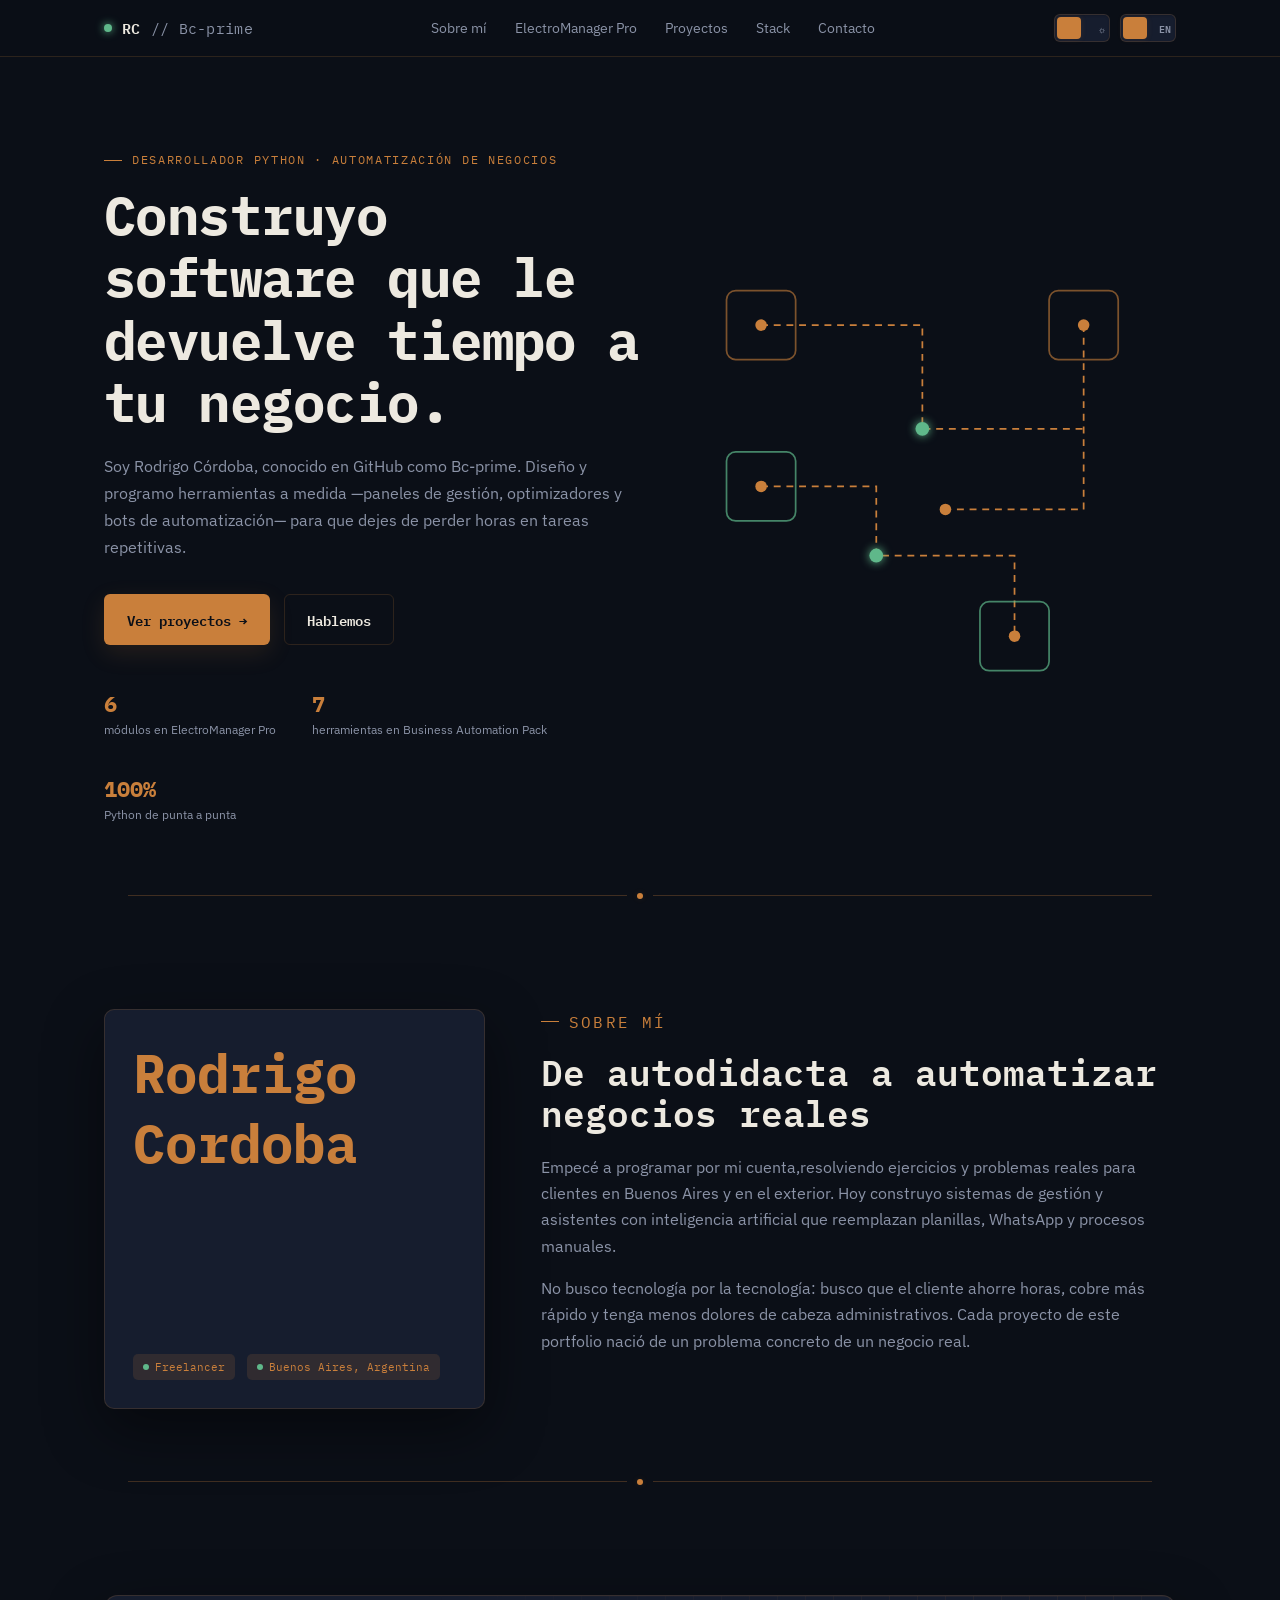
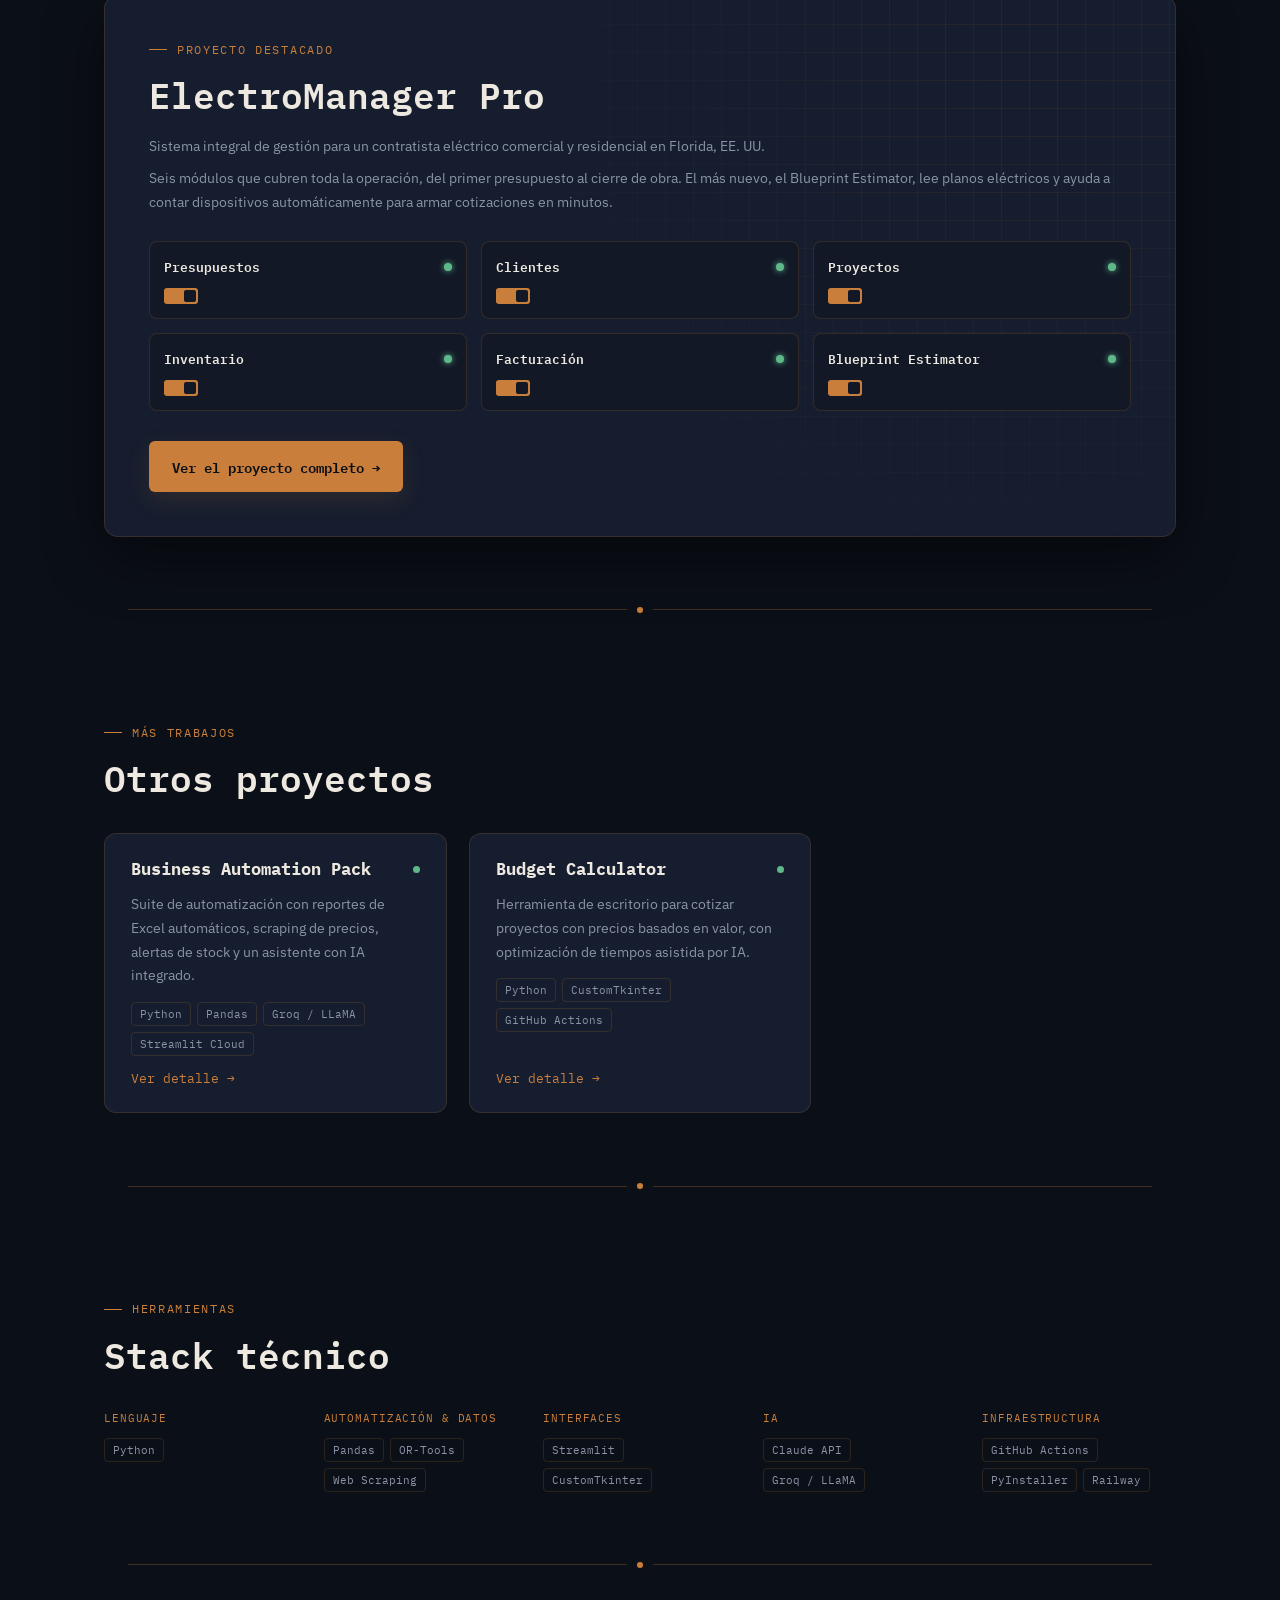
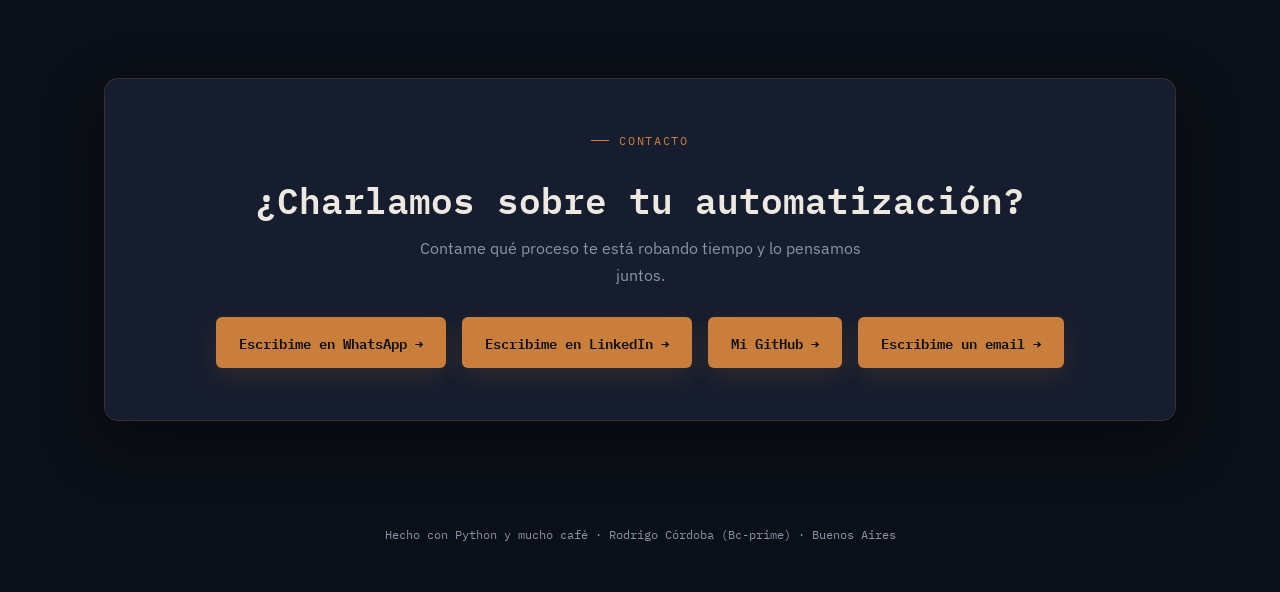
<file: index.html>
<!DOCTYPE html>
<html lang="es" data-theme="dark">
<head>
<meta charset="UTF-8">
<meta name="viewport" content="width=device-width, initial-scale=1.0">
<title>Rodrigo Córdoba — Bc-prime | Python & Automatización</title>
<meta name="description" content="Portfolio de Rodrigo Córdoba (Bc-prime): desarrollo Python, automatización de negocios y sistemas de gestión a medida.">
<link rel="preconnect" href="https://fonts.googleapis.com">
<link rel="preconnect" href="https://fonts.gstatic.com" crossorigin>
<link href="https://fonts.googleapis.com/css2?family=IBM+Plex+Mono:wght@400;500;600;700&family=IBM+Plex+Sans:wght@400;500;600;700&display=swap" rel="stylesheet">
<link rel="stylesheet" href="assets/styles.css">
<style>
  .hero{padding-top:150px; display:grid; grid-template-columns:1.1fr .9fr; gap:48px; align-items:center;}
  .hero-title{margin:0 0 20px;}
  .hero p.sub{max-width:520px; margin-bottom:32px; font-size:16px;}
  .cta-row{display:flex; gap:14px; flex-wrap:wrap; margin-bottom:44px;}
  .stat-strip{display:flex; gap:36px; flex-wrap:wrap;}
  .stat b{display:block; font-family:'IBM Plex Mono',monospace; font-size:22px; color:var(--accent);}
  .stat span{font-size:12px; color:var(--text-dim);}
  .hero-art{aspect-ratio:1/1;}

  .about-grid{display:grid; grid-template-columns:.75fr 1.25fr; gap:56px; align-items:start;}
  .avatar-panel{
    background:var(--panel); border:1px solid var(--panel-border); border-radius:var(--radius);
    padding:28px; aspect-ratio:1/1.05; display:flex; flex-direction:column; justify-content:space-between;
    box-shadow:var(--shadow);
  }
  .avatar-mono{font-family:'IBM Plex Mono',monospace; font-size:54px; font-weight:700; color:var(--accent);}
  .about-text p{margin-bottom:16px; font-size:15.5px;}

  .featured-card{
    background:var(--panel); border:1px solid var(--panel-border); border-radius:14px;
    padding:44px; box-shadow:var(--shadow); position:relative; overflow:hidden;
  }
  .featured-card::before{
    content:''; position:absolute; inset:0; opacity:.5; pointer-events:none;
    background-image: linear-gradient(var(--panel-border) 1px, transparent 1px), linear-gradient(90deg, var(--panel-border) 1px, transparent 1px);
    background-size:28px 28px;
    mask-image: radial-gradient(circle at 85% 15%, black, transparent 60%);
  }
  .featured-head{margin-bottom:20px; position:relative;}
  .featured-head p{max-width:560px;}
  .breaker-grid{display:grid; grid-template-columns:repeat(3,1fr); gap:14px; margin:26px 0 30px; position:relative;}
  .breaker{
    background:var(--bg-elevated); border:1px solid var(--panel-border); border-radius:8px;
    padding:14px; display:flex; flex-direction:column; gap:10px;
  }
  .breaker .row{display:flex; justify-content:space-between; align-items:center;}
  .breaker .led{width:8px;height:8px;border-radius:50%; background:var(--accent-2); box-shadow:0 0 6px var(--accent-2);}
  .breaker .label{font-family:'IBM Plex Mono',monospace; font-size:12.5px; font-weight:600;}
  .mini-switch{width:34px; height:16px; border-radius:3px; background:var(--accent); position:relative; flex-shrink:0;}
  .mini-switch::after{content:'';position:absolute; top:2px; right:2px; width:12px; height:12px; border-radius:2px; background:var(--bg-elevated);}
  .featured-desc{font-size:14px; position:relative; margin-bottom:8px;}

  .projects-grid{display:grid; grid-template-columns:repeat(3,1fr); gap:22px;}
  .project-card{
    background:var(--panel); border:1px solid var(--panel-border); border-radius:12px;
    padding:26px; display:flex; flex-direction:column; gap:14px; transition:border-color .2s, transform .2s;
    text-decoration:none;
  }
  .project-card:hover{border-color:var(--accent); transform:translateY(-4px);}
  .project-card .row{display:flex; justify-content:space-between; align-items:center;}
  .project-card h3{font-size:17px;}
  .project-card p{font-size:14px;}
  .led-dot{width:7px;height:7px;border-radius:50%;background:var(--accent-2); flex-shrink:0;}
  .card-cta{font-family:'IBM Plex Mono',monospace; font-size:12.5px; color:var(--accent); margin-top:auto;}

  .stack-grid{display:grid; grid-template-columns:repeat(auto-fit,minmax(190px,1fr)); gap:26px;}
  .stack-cat{font-family:'IBM Plex Mono',monospace; font-size:11px; letter-spacing:.08em; color:var(--accent); text-transform:uppercase; margin-bottom:10px;}

  .contact-box{
    background:var(--panel); border:1px solid var(--panel-border); border-radius:14px;
    padding:52px; text-align:center; box-shadow:var(--shadow);
  }
  .contact-box h2{margin-bottom:14px;}
  .contact-box p{max-width:460px; margin:0 auto 28px;}
  .contact-cta-row{display:flex; justify-content:center; gap:16px; flex-wrap:wrap;}

  @media (max-width: 880px){
    .hero{grid-template-columns:1fr; padding-top:130px;}
    .hero-art{max-width:280px; margin:0 auto;}
    .about-grid{grid-template-columns:1fr;}
    .avatar-panel{max-width:220px;}
    .projects-grid{grid-template-columns:1fr;}
    .breaker-grid{grid-template-columns:repeat(2,1fr);}
    .contact-box{padding:32px 20px;}
    .featured-card{padding:26px;}
  }
</style>
</head>
<body>

<header class="topbar">
  <div class="topbar-inner">
    <a href="index.html" class="brand"><span class="dot"></span>RC <span style="color:var(--text-dim); font-weight:400;">// Bc-prime</span></a>
    <nav class="links">
      <a href="#about" data-i18n="nav.about">Sobre mí</a>
      <a href="#featured" data-i18n="nav.featured">ElectroManager Pro</a>
      <a href="#projects" data-i18n="nav.projects">Proyectos</a>
      <a href="#stack" data-i18n="nav.stack">Stack</a>
      <a href="#contact" data-i18n="nav.contact">Contacto</a>
    </nav>
    <div class="controls">
      <button class="switch mono" id="theme-switch" data-state="left" aria-label="Cambiar tema claro/oscuro">
        <span>☾</span><span>☼</span>
        <span class="knob"></span>
      </button>
      <button class="switch mono" id="lang-switch" data-state="left" aria-label="Cambiar idioma">
        <span>ES</span><span>EN</span>
        <span class="knob"></span>
      </button>
    </div>
  </div>
</header>

<main class="wrap">

  <!-- HERO -->
  <section class="hero" id="home">
    <div>
      <p class="eyebrow" data-i18n="hero.eyebrow">DESARROLLADOR PYTHON · AUTOMATIZACIÓN DE NEGOCIOS</p>
      <h1 class="hero-title" data-i18n="hero.title">Construyo software que le devuelve tiempo a tu negocio.</h1>
      <p class="sub" data-i18n="hero.sub">Soy Rodrigo Córdoba, conocido en GitHub como Bc-prime. Diseño y programo herramientas a medida —paneles de gestión, optimizadores y bots de automatización— para que dejes de perder horas en tareas repetitivas.</p>
      <div class="cta-row">
        <a href="#projects" class="btn btn-primary" data-i18n="hero.cta1">Ver proyectos →</a>
        <a href="#contact" class="btn btn-ghost" data-i18n="hero.cta2">Hablemos</a>
      </div>
      <div class="stat-strip">
        <div class="stat"><b>6</b><span data-i18n="hero.stat1">módulos en ElectroManager Pro</span></div>
        <div class="stat"><b>7</b><span data-i18n="hero.stat2">herramientas en Business Automation Pack</span></div>
        <div class="stat"><b>100%</b><span data-i18n="hero.stat3">Python de punta a punta</span></div>
      </div>
    </div>
    <div class="hero-art" aria-hidden="true">
      <svg viewBox="0 0 400 400" xmlns="http://www.w3.org/2000/svg">
        <g class="trace-line trace-anim">
          <path d="M40 60 H180 V150 H320" />
          <path d="M40 200 H140 V260 H260 V330" />
          <path d="M320 60 V220 H200" />
        </g>
        <circle class="trace-node" cx="40" cy="60" r="5"/>
        <circle class="trace-node" cx="320" cy="60" r="5"/>
        <circle class="trace-node" cx="40" cy="200" r="5"/>
        <circle class="trace-node" cx="260" cy="330" r="5"/>
        <circle class="trace-node" cx="200" cy="220" r="5"/>
        <circle class="trace-pulse" cx="180" cy="150" r="6"/>
        <circle class="trace-pulse" cx="140" cy="260" r="6"/>
        <rect x="10" y="30" width="60" height="60" rx="8" fill="none" stroke="var(--accent)" stroke-width="1.5" opacity="0.6"/>
        <rect x="290" y="30" width="60" height="60" rx="8" fill="none" stroke="var(--accent)" stroke-width="1.5" opacity="0.6"/>
        <rect x="10" y="170" width="60" height="60" rx="8" fill="none" stroke="var(--accent-2)" stroke-width="1.5" opacity="0.7"/>
        <rect x="230" y="300" width="60" height="60" rx="8" fill="none" stroke="var(--accent-2)" stroke-width="1.5" opacity="0.7"/>
      </svg>
    </div>
  </section>

  <div class="divider"><span class="joint"></span></div>

  <!-- ABOUT -->
  <section id="about">
    <div class="about-grid">
      <div class="avatar-panel">
        <div class="avatar-mono mono">Rodrigo Cordoba</div>
        <div>
          <span class="tag"><span class="led"></span><span data-i18n="about.tag1">Freelancer</span></span>
          <span class="tag"><span class="led"></span><span data-i18n="about.tag2">Buenos Aires, Argentina</span></span>
        </div>
      </div>
      <div class="about-text">
        <p class="eyebrow" data-i18n="about.eyebrow">SOBRE MÍ</p>
        <h2 data-i18n="about.title" style="margin-bottom:20px;">De autodidacta a automatizar negocios reales</h2>
        <p data-i18n="about.p1">Empecé a programar por mi cuenta,resolviendo ejercicios y problemas reales para clientes en Buenos Aires y en el exterior. Hoy construyo sistemas de gestión y asistentes con inteligencia artificial que reemplazan planillas, WhatsApp y procesos manuales.</p>
        <p data-i18n="about.p2">No busco tecnología por la tecnología: busco que el cliente ahorre horas, cobre más rápido y tenga menos dolores de cabeza administrativos. Cada proyecto de este portfolio nació de un problema concreto de un negocio real.</p>
      </div>
    </div>
  </section>

  <div class="divider"><span class="joint"></span></div>

  <!-- FEATURED PROJECT -->
  <section id="featured">
    <div class="featured-card">
      <div class="featured-head">
        <p class="eyebrow" data-i18n="featured.eyebrow">PROYECTO DESTACADO</p>
        <h2 data-i18n="featured.title">ElectroManager Pro</h2>
      </div>
      <p class="featured-desc" data-i18n="featured.subtitle">Sistema integral de gestión para un contratista eléctrico comercial y residencial en Florida, EE. UU.</p>
      <p class="featured-desc" data-i18n="featured.desc">Seis módulos que cubren toda la operación, del primer presupuesto al cierre de obra. El más nuevo, el Blueprint Estimator, lee planos eléctricos y ayuda a contar dispositivos automáticamente para armar cotizaciones en minutos.</p>

      <div class="breaker-grid">
        <div class="breaker"><div class="row"><span class="label mono" data-i18n="featured.mod1">Presupuestos</span><span class="led"></span></div><div class="mini-switch"></div></div>
        <div class="breaker"><div class="row"><span class="label mono" data-i18n="featured.mod2">Clientes</span><span class="led"></span></div><div class="mini-switch"></div></div>
        <div class="breaker"><div class="row"><span class="label mono" data-i18n="featured.mod3">Proyectos</span><span class="led"></span></div><div class="mini-switch"></div></div>
        <div class="breaker"><div class="row"><span class="label mono" data-i18n="featured.mod4">Inventario</span><span class="led"></span></div><div class="mini-switch"></div></div>
        <div class="breaker"><div class="row"><span class="label mono" data-i18n="featured.mod5">Facturación</span><span class="led"></span></div><div class="mini-switch"></div></div>
        <div class="breaker"><div class="row"><span class="label mono" data-i18n="featured.mod6">Blueprint Estimator</span><span class="led"></span></div><div class="mini-switch"></div></div>
      </div>

      <a href="projects/electromanager-pro.html" class="btn btn-primary" data-i18n="featured.cta">Ver el proyecto completo →</a>
    </div>
  </section>

  <div class="divider"><span class="joint"></span></div>

  <!-- OTHER PROJECTS -->
  <section id="projects">
    <p class="eyebrow" data-i18n="projects.eyebrow">MÁS TRABAJOS</p>
    <h2 style="margin-bottom:34px;" data-i18n="projects.title">Otros proyectos</h2>
    <div class="projects-grid">
      <a href="projects/business-automation-pack.html" class="project-card">
        <div class="row"><h3 data-i18n="proj2.title">Business Automation Pack</h3><span class="led-dot"></span></div>
        <p data-i18n="proj2.desc">Suite de automatización con reportes de Excel automáticos, scraping de precios, alertas de stock y un asistente con IA integrado.</p>
        <div class="chips"><span class="chip">Python</span><span class="chip">Pandas</span><span class="chip">Groq / LLaMA</span><span class="chip">Streamlit Cloud</span></div>
        <span class="card-cta" data-i18n="card.cta">Ver detalle →</span>
      </a>
      <a href="projects/budget-calculator.html" class="project-card">
        <div class="row"><h3 data-i18n="proj3.title">Budget Calculator</h3><span class="led-dot"></span></div>
        <p data-i18n="proj3.desc">Herramienta de escritorio para cotizar proyectos con precios basados en valor, con optimización de tiempos asistida por IA.</p>
        <div class="chips"><span class="chip">Python</span><span class="chip">CustomTkinter</span><span class="chip">GitHub Actions</span></div>
        <span class="card-cta" data-i18n="card.cta">Ver detalle →</span>
      </a>
    </div>
  </section>

  <div class="divider"><span class="joint"></span></div>

  <!-- STACK -->
  <section id="stack">
    <p class="eyebrow" data-i18n="stack.eyebrow">HERRAMIENTAS</p>
    <h2 style="margin-bottom:34px;" data-i18n="stack.title">Stack técnico</h2>
    <div class="stack-grid">
      <div>
        <p class="stack-cat" data-i18n="stack.cat1">Lenguaje</p>
        <div class="chips"><span class="chip">Python</span></div>
      </div>
      <div>
        <p class="stack-cat" data-i18n="stack.cat2">Automatización &amp; datos</p>
        <div class="chips"><span class="chip">Pandas</span><span class="chip">OR-Tools</span><span class="chip">Web Scraping</span></div>
      </div>
      <div>
        <p class="stack-cat" data-i18n="stack.cat3">Interfaces</p>
        <div class="chips"><span class="chip">Streamlit</span><span class="chip">CustomTkinter</span></div>
      </div>
      <div>
        <p class="stack-cat" data-i18n="stack.cat4">IA</p>
        <div class="chips"><span class="chip">Claude API</span><span class="chip">Groq / LLaMA</span></div>
      </div>
      <div>
        <p class="stack-cat" data-i18n="stack.cat5">Infraestructura</p>
        <div class="chips"><span class="chip">GitHub Actions</span><span class="chip">PyInstaller</span><span class="chip">Railway</span></div>
      </div>
    </div>
  </section>

  <div class="divider"><span class="joint"></span></div>

  <!-- CONTACT -->
  <section id="contact">
    <div class="contact-box">
      <p class="eyebrow" style="justify-content:center;" data-i18n="contact.eyebrow">CONTACTO</p>
      <h2 data-i18n="contact.title">¿Charlamos sobre tu automatización?</h2>
      <p data-i18n="contact.sub">Contame qué proceso te está robando tiempo y lo pensamos juntos.</p>
      <div class="contact-cta-row">
        <a href="https://wa.me/541127476219" target="_blank" class="btn btn-primary" data-i18n="contact.cta4">Escribime en WhatsApp →</a>
        <a href="https://linkedin.com/in/cordobars" target="_blank" class="btn btn-primary" data-i18n="contact.cta">Escribime en LinkedIn →</a>
        <a href="https://github.com/Bc-prime" target="_blank" class="btn btn-primary" data-i18n="contact.cta2">Mi GitHub →</a>
        <a href="mailto:rodsecojobper@gmail.com" class="btn btn-primary" data-i18n="contact.cta3">Escribime un email →</a>
      </div>
    </div>
  </section>

</main>

<footer>
  <span data-i18n="footer.text">Hecho con Python y mucho café · Rodrigo Córdoba (Bc-prime) · Buenos Aires</span>
</footer>

<script>
window.I18N = {
  es: {
    "nav.about":"Sobre mí","nav.featured":"ElectroManager Pro","nav.projects":"Proyectos","nav.stack":"Stack","nav.contact":"Contacto",
    "hero.eyebrow":"DESARROLLADOR PYTHON · AUTOMATIZACIÓN DE NEGOCIOS",
    "hero.title":"Construyo software que le devuelve tiempo a tu negocio.",
    "hero.sub":"Soy Rodrigo Córdoba, conocido en GitHub como Bc-prime. Diseño y programo herramientas a medida —paneles de gestión, optimizadores y bots de automatización— para que dejes de perder horas en tareas repetitivas.",
    "hero.cta1":"Ver proyectos →","hero.cta2":"Hablemos",
    "hero.stat1":"módulos en ElectroManager Pro","hero.stat2":"herramientas en Business Automation Pack","hero.stat3":"Python de punta a punta",
    "about.eyebrow":"SOBRE MÍ","about.title":"De autodidacta a automatizar negocios reales",
    "about.p1":"Empecé a programar por mi cuenta,resolviendo ejercicios y problemas reales para clientes en Buenos Aires y en el exterior. Hoy construyo sistemas de gestión y asistentes con inteligencia artificial que reemplazan planillas, WhatsApp y procesos manuales.",
    "about.p2":"No busco tecnología por la tecnología: busco que el cliente ahorre horas, cobre más rápido y tenga menos dolores de cabeza administrativos. Cada proyecto de este portfolio nació de un problema concreto de un negocio real.",
    "about.tag1":"Freelancer","about.tag2":"Buenos Aires, Argentina",
    "featured.eyebrow":"PROYECTO DESTACADO","featured.title":"ElectroManager Pro",
    "featured.subtitle":"Sistema integral de gestión para un contratista eléctrico comercial y residencial en Florida, EE. UU.",
    "featured.desc":"Seis módulos que cubren toda la operación, del primer presupuesto al cierre de obra. El más nuevo, el Blueprint Estimator, lee planos eléctricos y ayuda a contar dispositivos automáticamente para armar cotizaciones en minutos.",
    "featured.mod1":"Presupuestos","featured.mod2":"Clientes","featured.mod3":"Proyectos","featured.mod4":"Inventario","featured.mod5":"Facturación","featured.mod6":"Blueprint Estimator",
    "featured.cta":"Ver el proyecto completo →",
    "projects.eyebrow":"MÁS TRABAJOS","projects.title":"Otros proyectos",
    "proj2.title":"Business Automation Pack","proj2.desc":"Suite de automatización con reportes de Excel automáticos, scraping de precios, alertas de stock y un asistente con IA integrado.",
    "proj3.title":"Budget Calculator","proj3.desc":"Herramienta de escritorio para cotizar proyectos con precios basados en valor, con optimización de tiempos asistida por IA.",
    "card.cta":"Ver detalle →",
    "stack.eyebrow":"HERRAMIENTAS","stack.title":"Stack técnico",
    "stack.cat1":"Lenguaje","stack.cat2":"Automatización & datos","stack.cat3":"Interfaces","stack.cat4":"IA","stack.cat5":"Infraestructura",
    "contact.eyebrow":"CONTACTO","contact.title":"¿Charlamos sobre tu automatización?",
    "contact.sub":"Contame qué proceso te está robando tiempo y lo pensamos juntos.",
    "contact.cta":"Escribime en LinkedIn →",
    "contact.cta2":"Mi GitHub →",
    "contact.cta3":"Escribime un email →",
    "contact.cta4":"Escribime en WhatsApp →",
    "footer.text":"Hecho con Python y mucho café · Rodrigo Córdoba (Bc-prime) · Buenos Aires"
  },
  en: {
    "nav.about":"About","nav.featured":"ElectroManager Pro","nav.projects":"Projects","nav.stack":"Stack","nav.contact":"Contact",
    "hero.eyebrow":"PYTHON DEVELOPER · BUSINESS AUTOMATION",
    "hero.title":"I build software that gives your business its time back.",
    "hero.sub":"I'm Rodrigo Córdoba, known on GitHub as Bc-prime. I design and build custom tools —management dashboards, optimizers and automation bots— so you stop losing hours to repetitive tasks.",
    "hero.cta1":"View projects →","hero.cta2":"Let's talk",
    "hero.stat1":"modules in ElectroManager Pro","hero.stat2":"tools in Business Automation Pack","hero.stat3":"Python end to end",
    "about.eyebrow":"ABOUT ME","about.title":"From self-taught to automating real businesses",
    "about.p1":"I started coding on my own, with no degree or bootcamp, solving real problems for clients in Buenos Aires and abroad. Today I build management systems, route optimizers and AI assistants that replace spreadsheets, WhatsApp and manual work.",
    "about.p2":"I'm not chasing technology for its own sake: I want clients to save hours, get paid faster, and deal with less administrative headache. Every project in this portfolio started as a real business problem.",
    "about.tag1":"Freelancer","about.tag2":"Buenos Aires, Argentina",
    "featured.eyebrow":"FEATURED PROJECT","featured.title":"ElectroManager Pro",
    "featured.subtitle":"A complete management system for a commercial and residential electrical contractor in Florida, USA.",
    "featured.desc":"Six modules covering the whole operation, from the first estimate to closing the job. The newest one, the Blueprint Estimator, reads electrical blueprints and helps count devices automatically to put together quotes in minutes.",
    "featured.mod1":"Estimates","featured.mod2":"Clients","featured.mod3":"Projects","featured.mod4":"Inventory","featured.mod5":"Invoicing","featured.mod6":"Blueprint Estimator",
    "featured.cta":"See the full project →",
    "projects.eyebrow":"MORE WORK","projects.title":"Other projects",
    "proj2.title":"Business Automation Pack","proj2.desc":"An automation suite with automatic Excel reports, price scraping, stock alerts and a built-in AI assistant.",
    "proj3.title":"Budget Calculator","proj3.desc":"A desktop tool for quoting projects with value-based pricing and AI-assisted time optimization.",
    "card.cta":"See detail →",
    "stack.eyebrow":"TOOLS","stack.title":"Tech stack",
    "stack.cat1":"Language","stack.cat2":"Automation & data","stack.cat3":"Interfaces","stack.cat4":"AI","stack.cat5":"Infrastructure",
    "contact.eyebrow":"CONTACT","contact.title":"Want to talk about your automation?",
    "contact.sub":"Tell me which process is eating up your time and let's figure it out together.",
    "contact.cta":"Message me on LinkedIn →",
    "contact.cta2":"My GitHub →",
    "contact.cta3":"Send me an email →",
    "contact.cta4":"Message me on WhatsApp →",
    "footer.text":"Made with Python and a lot of coffee · Rodrigo Córdoba (Bc-prime) · Buenos Aires"
  }
};
</script>
<script src="assets/app.js"></script>

</body>
</html>
</file>
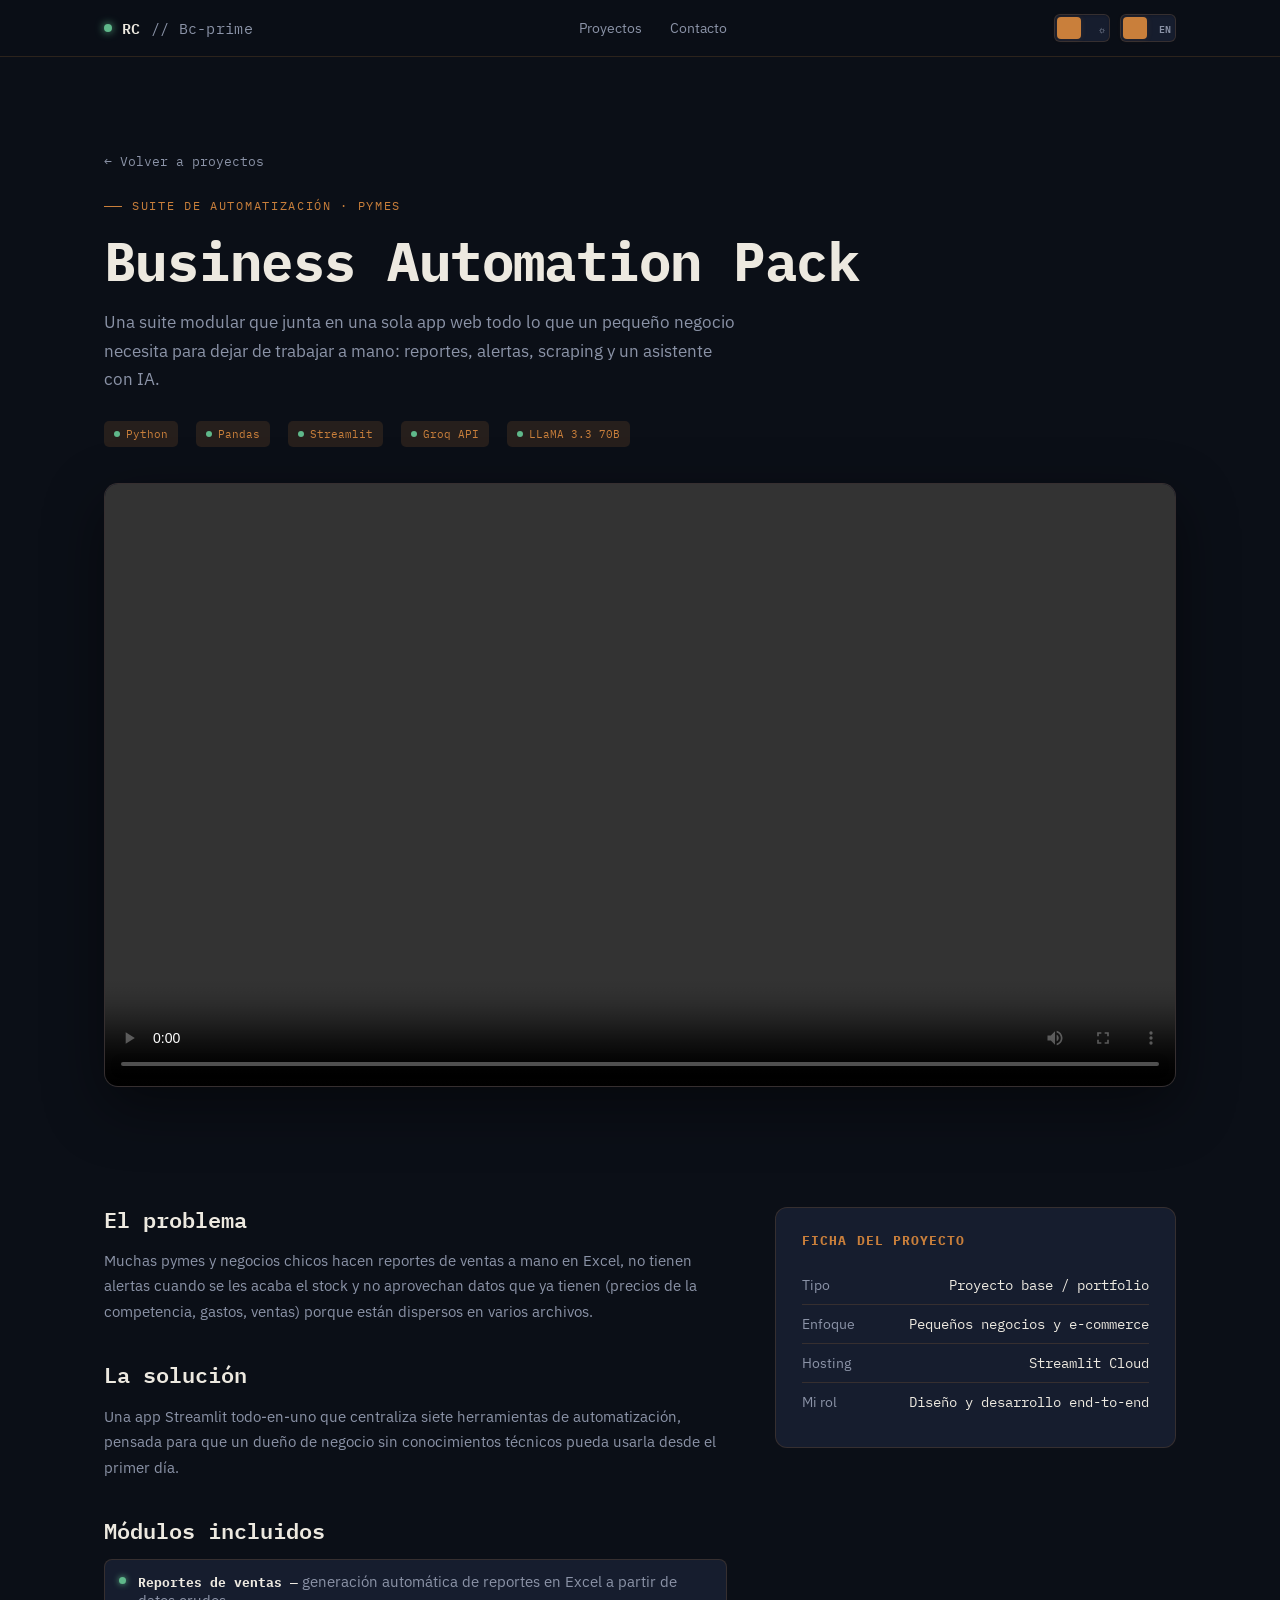
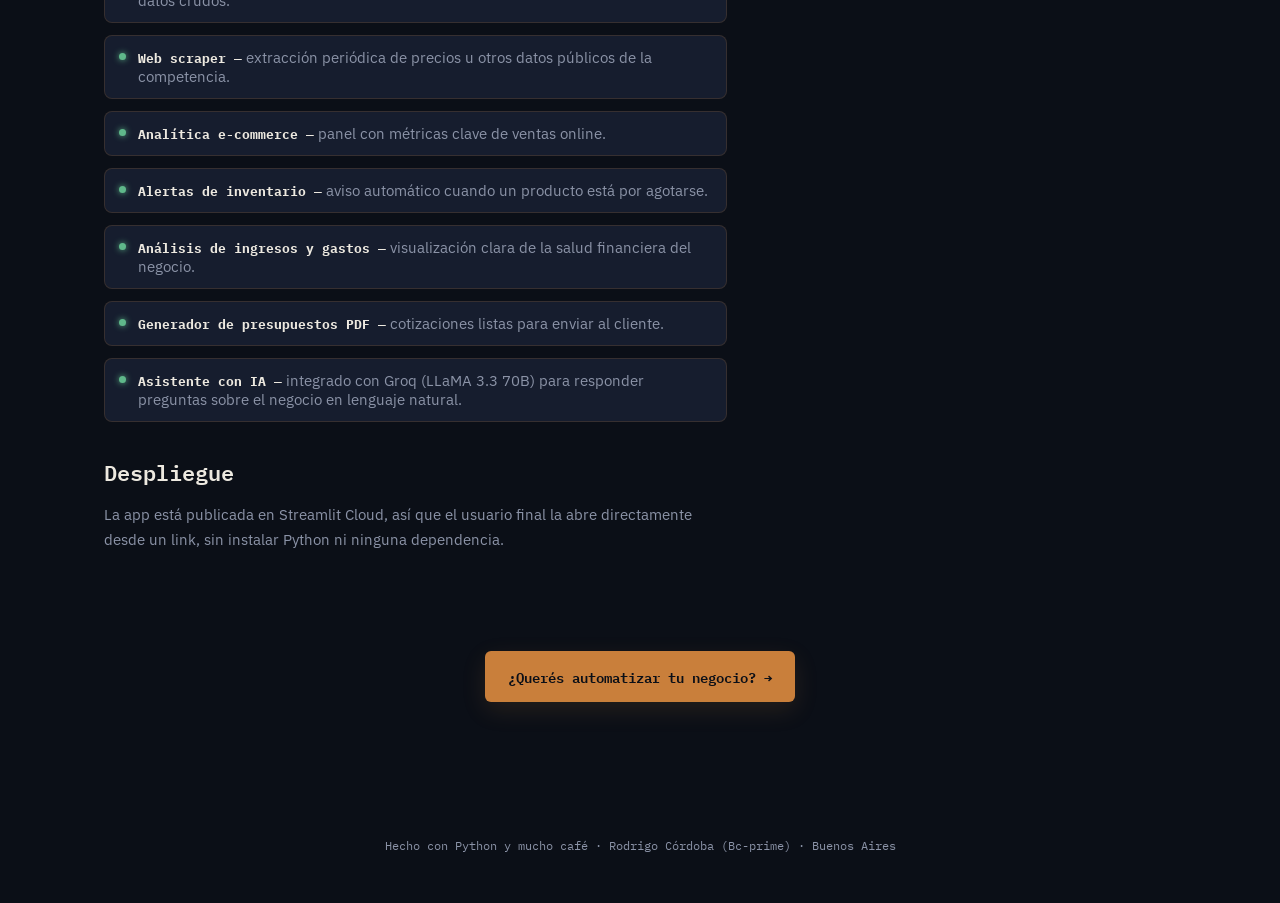
<file: projects/business-automation-pack.html>
<!DOCTYPE html>
<html lang="es" data-theme="dark">
<head>
<meta charset="UTF-8">
<meta name="viewport" content="width=device-width, initial-scale=1.0">
<title>Business Automation Pack — Rodrigo Córdoba (Bc-prime)</title>
<link rel="preconnect" href="https://fonts.googleapis.com">
<link rel="preconnect" href="https://fonts.gstatic.com" crossorigin>
<link href="https://fonts.googleapis.com/css2?family=IBM+Plex+Mono:wght@400;500;600;700&family=IBM+Plex+Sans:wght@400;500;600;700&display=swap" rel="stylesheet">
<link rel="stylesheet" href="../assets/styles.css">
</head>
<body>

<header class="topbar">
  <div class="topbar-inner">
    <a href="../index.html" class="brand"><span class="dot"></span>RC <span style="color:var(--text-dim); font-weight:400;">// Bc-prime</span></a>
    <nav class="links">
      <a href="../index.html#projects" data-i18n="nav.projects">Proyectos</a>
      <a href="../index.html#contact" data-i18n="nav.contact">Contacto</a>
    </nav>
    <div class="controls">
      <button class="switch mono" id="theme-switch" data-state="left" aria-label="Cambiar tema claro/oscuro"><span>☾</span><span>☼</span><span class="knob"></span></button>
      <button class="switch mono" id="lang-switch" data-state="left" aria-label="Cambiar idioma"><span>ES</span><span>EN</span><span class="knob"></span></button>
    </div>
  </div>
</header>

<main class="wrap">
  <section class="project-hero">
    <a href="../index.html#projects" class="back-link">← <span data-i18n="back">Volver a proyectos</span></a>
    <p class="eyebrow" data-i18n="eyebrow">SUITE DE AUTOMATIZACIÓN · PYMES</p>
    <h1 data-i18n="title">Business Automation Pack</h1>
    <p class="tagline" data-i18n="tagline">Una suite modular que junta en una sola app web todo lo que un pequeño negocio necesita para dejar de trabajar a mano: reportes, alertas, scraping y un asistente con IA.</p>
    <div class="project-meta">
      <span class="tag"><span class="led"></span>Python</span>
      <span class="tag"><span class="led"></span>Pandas</span>
      <span class="tag"><span class="led"></span>Streamlit</span>
      <span class="tag"><span class="led"></span>Groq API</span>
      <span class="tag"><span class="led"></span>LLaMA 3.3 70B</span>
    </div>

    <div class="media-stage">
      <div class="video-frame">
        <video controls poster="">
          <source src="BPW.mp4" type="video/mp4">
        </video>
      </div>
    </div>
  </section>

  <div class="detail-grid">
    <div>
      <div class="detail-section">
        <h2 data-i18n="problem.title">El problema</h2>
        <p data-i18n="problem.p1">Muchas pymes y negocios chicos hacen reportes de ventas a mano en Excel, no tienen alertas cuando se les acaba el stock y no aprovechan datos que ya tienen (precios de la competencia, gastos, ventas) porque están dispersos en varios archivos.</p>
      </div>

      <div class="detail-section">
        <h2 data-i18n="solution.title">La solución</h2>
        <p data-i18n="solution.p1">Una app Streamlit todo-en-uno que centraliza siete herramientas de automatización, pensada para que un dueño de negocio sin conocimientos técnicos pueda usarla desde el primer día.</p>
      </div>

      <div class="detail-section">
        <h2 data-i18n="features.title">Módulos incluidos</h2>
        <ul class="feature-list">
          <li><span class="led"></span><span><b data-i18n="f1.b">Reportes de ventas —</b> <span data-i18n="f1.t">generación automática de reportes en Excel a partir de datos crudos.</span></span></li>
          <li><span class="led"></span><span><b data-i18n="f2.b">Web scraper —</b> <span data-i18n="f2.t">extracción periódica de precios u otros datos públicos de la competencia.</span></span></li>
          <li><span class="led"></span><span><b data-i18n="f3.b">Analítica e-commerce —</b> <span data-i18n="f3.t">panel con métricas clave de ventas online.</span></span></li>
          <li><span class="led"></span><span><b data-i18n="f4.b">Alertas de inventario —</b> <span data-i18n="f4.t">aviso automático cuando un producto está por agotarse.</span></span></li>
          <li><span class="led"></span><span><b data-i18n="f5.b">Análisis de ingresos y gastos —</b> <span data-i18n="f5.t">visualización clara de la salud financiera del negocio.</span></span></li>
          <li><span class="led"></span><span><b data-i18n="f6.b">Generador de presupuestos PDF —</b> <span data-i18n="f6.t">cotizaciones listas para enviar al cliente.</span></span></li>
          <li><span class="led"></span><span><b data-i18n="f7.b">Asistente con IA —</b> <span data-i18n="f7.t">integrado con Groq (LLaMA 3.3 70B) para responder preguntas sobre el negocio en lenguaje natural.</span></span></li>
        </ul>
      </div>

      <div class="detail-section">
        <h2 data-i18n="deploy.title">Despliegue</h2>
        <p data-i18n="deploy.p1">La app está publicada en Streamlit Cloud, así que el usuario final la abre directamente desde un link, sin instalar Python ni ninguna dependencia.</p>
      </div>
    </div>

    <aside class="side-panel">
      <h3 data-i18n="side.title">Ficha del proyecto</h3>
      <div class="side-row"><span data-i18n="side.type">Tipo</span><span data-i18n="side.type_v">Proyecto base / portfolio</span></div>
      <div class="side-row"><span data-i18n="side.target">Enfoque</span><span data-i18n="side.target_v">Pequeños negocios y e-commerce</span></div>
      <div class="side-row"><span data-i18n="side.deploy">Hosting</span><span data-i18n="side.deploy_v">Streamlit Cloud</span></div>
      <div class="side-row"><span data-i18n="side.role">Mi rol</span><span data-i18n="side.role_v">Diseño y desarrollo end-to-end</span></div>
    </aside>
  </div>

  <div style="margin:60px 0 100px; text-align:center;">
    <a href="../index.html#contact" class="btn btn-primary" data-i18n="cta">¿Querés automatizar tu negocio? →</a>
  </div>
</main>

<footer><span data-i18n="footer.text">Hecho con Python y mucho café · Rodrigo Córdoba (Bc-prime) · Buenos Aires</span></footer>

<script>
window.I18N = {
  es: {
    "nav.projects":"Proyectos","nav.contact":"Contacto","back":"Volver a proyectos",
    "eyebrow":"SUITE DE AUTOMATIZACIÓN · PYMES","title":"Business Automation Pack",
    "tagline":"Una suite modular que junta en una sola app web todo lo que un pequeño negocio necesita para dejar de trabajar a mano: reportes, alertas, scraping y un asistente con IA.",
    "video.placeholder":"Video demo próximamente<br>Reemplazá este bloque por tu archivo .mp4",
    "problem.title":"El problema",
    "problem.p1":"Muchas pymes y negocios chicos hacen reportes de ventas a mano en Excel, no tienen alertas cuando se les acaba el stock y no aprovechan datos que ya tienen (precios de la competencia, gastos, ventas) porque están dispersos en varios archivos.",
    "solution.title":"La solución",
    "solution.p1":"Una app Streamlit todo-en-uno que centraliza siete herramientas de automatización, pensada para que un dueño de negocio sin conocimientos técnicos pueda usarla desde el primer día.",
    "features.title":"Módulos incluidos",
    "f1.b":"Reportes de ventas —","f1.t":"generación automática de reportes en Excel a partir de datos crudos.",
    "f2.b":"Web scraper —","f2.t":"extracción periódica de precios u otros datos públicos de la competencia.",
    "f3.b":"Analítica e-commerce —","f3.t":"panel con métricas clave de ventas online.",
    "f4.b":"Alertas de inventario —","f4.t":"aviso automático cuando un producto está por agotarse.",
    "f5.b":"Análisis de ingresos y gastos —","f5.t":"visualización clara de la salud financiera del negocio.",
    "f6.b":"Generador de presupuestos PDF —","f6.t":"cotizaciones listas para enviar al cliente.",
    "f7.b":"Asistente con IA —","f7.t":"integrado con Groq (LLaMA 3.3 70B) para responder preguntas sobre el negocio en lenguaje natural.",
    "deploy.title":"Despliegue",
    "deploy.p1":"La app está publicada en Streamlit Cloud, así que el usuario final la abre directamente desde un link, sin instalar Python ni ninguna dependencia.",
    "side.title":"Ficha del proyecto",
    "side.type":"Tipo","side.type_v":"Proyecto base / portfolio",
    "side.target":"Enfoque","side.target_v":"Pequeños negocios y e-commerce",
    "side.deploy":"Hosting","side.deploy_v":"Streamlit Cloud",
    "side.role":"Mi rol","side.role_v":"Diseño y desarrollo end-to-end",
    "cta":"¿Querés automatizar tu negocio? →",
    "footer.text":"Hecho con Python y mucho café · Rodrigo Córdoba (Bc-prime) · Buenos Aires"
  },
  en: {
    "nav.projects":"Projects","nav.contact":"Contact","back":"Back to projects",
    "eyebrow":"AUTOMATION SUITE · SMALL BUSINESS","title":"Business Automation Pack",
    "tagline":"A modular suite that brings together, in a single web app, everything a small business needs to stop working by hand: reports, alerts, scraping and an AI assistant.",
    "video.placeholder":"Demo video coming soon<br>Replace this block with your .mp4 file",
    "problem.title":"The problem",
    "problem.p1":"Many small businesses build sales reports by hand in Excel, have no alerts when stock runs low, and don't use data they already have (competitor prices, expenses, sales) because it's scattered across different files.",
    "solution.title":"The solution",
    "solution.p1":"An all-in-one Streamlit app that centralizes seven automation tools, built so a non-technical business owner can use it from day one.",
    "features.title":"Included modules",
    "f1.b":"Sales reports —","f1.t":"automatic Excel report generation from raw data.",
    "f2.b":"Web scraper —","f2.t":"periodic extraction of competitor prices or other public data.",
    "f3.b":"E-commerce analytics —","f3.t":"a dashboard with key online-sales metrics.",
    "f4.b":"Inventory alerts —","f4.t":"automatic notice when a product is about to run out.",
    "f5.b":"Income & expense analysis —","f5.t":"a clear view of the business's financial health.",
    "f6.b":"PDF quote generator —","f6.t":"quotes ready to send to the client.",
    "f7.b":"AI assistant —","f7.t":"integrated with Groq (LLaMA 3.3 70B) to answer questions about the business in plain language.",
    "deploy.title":"Deployment",
    "deploy.p1":"The app is published on Streamlit Cloud, so the end user opens it straight from a link — no Python install, no dependencies.",
    "side.title":"Project snapshot",
    "side.type":"Type","side.type_v":"Base / portfolio project",
    "side.target":"Focus","side.target_v":"Small business & e-commerce",
    "side.deploy":"Hosting","side.deploy_v":"Streamlit Cloud",
    "side.role":"My role","side.role_v":"End-to-end design & development",
    "cta":"Want to automate your business? →",
    "footer.text":"Made with Python and a lot of coffee · Rodrigo Córdoba (Bc-prime) · Buenos Aires"
  }
};
</script>
<script src="../assets/app.js"></script>
</body>
</html>
</file>
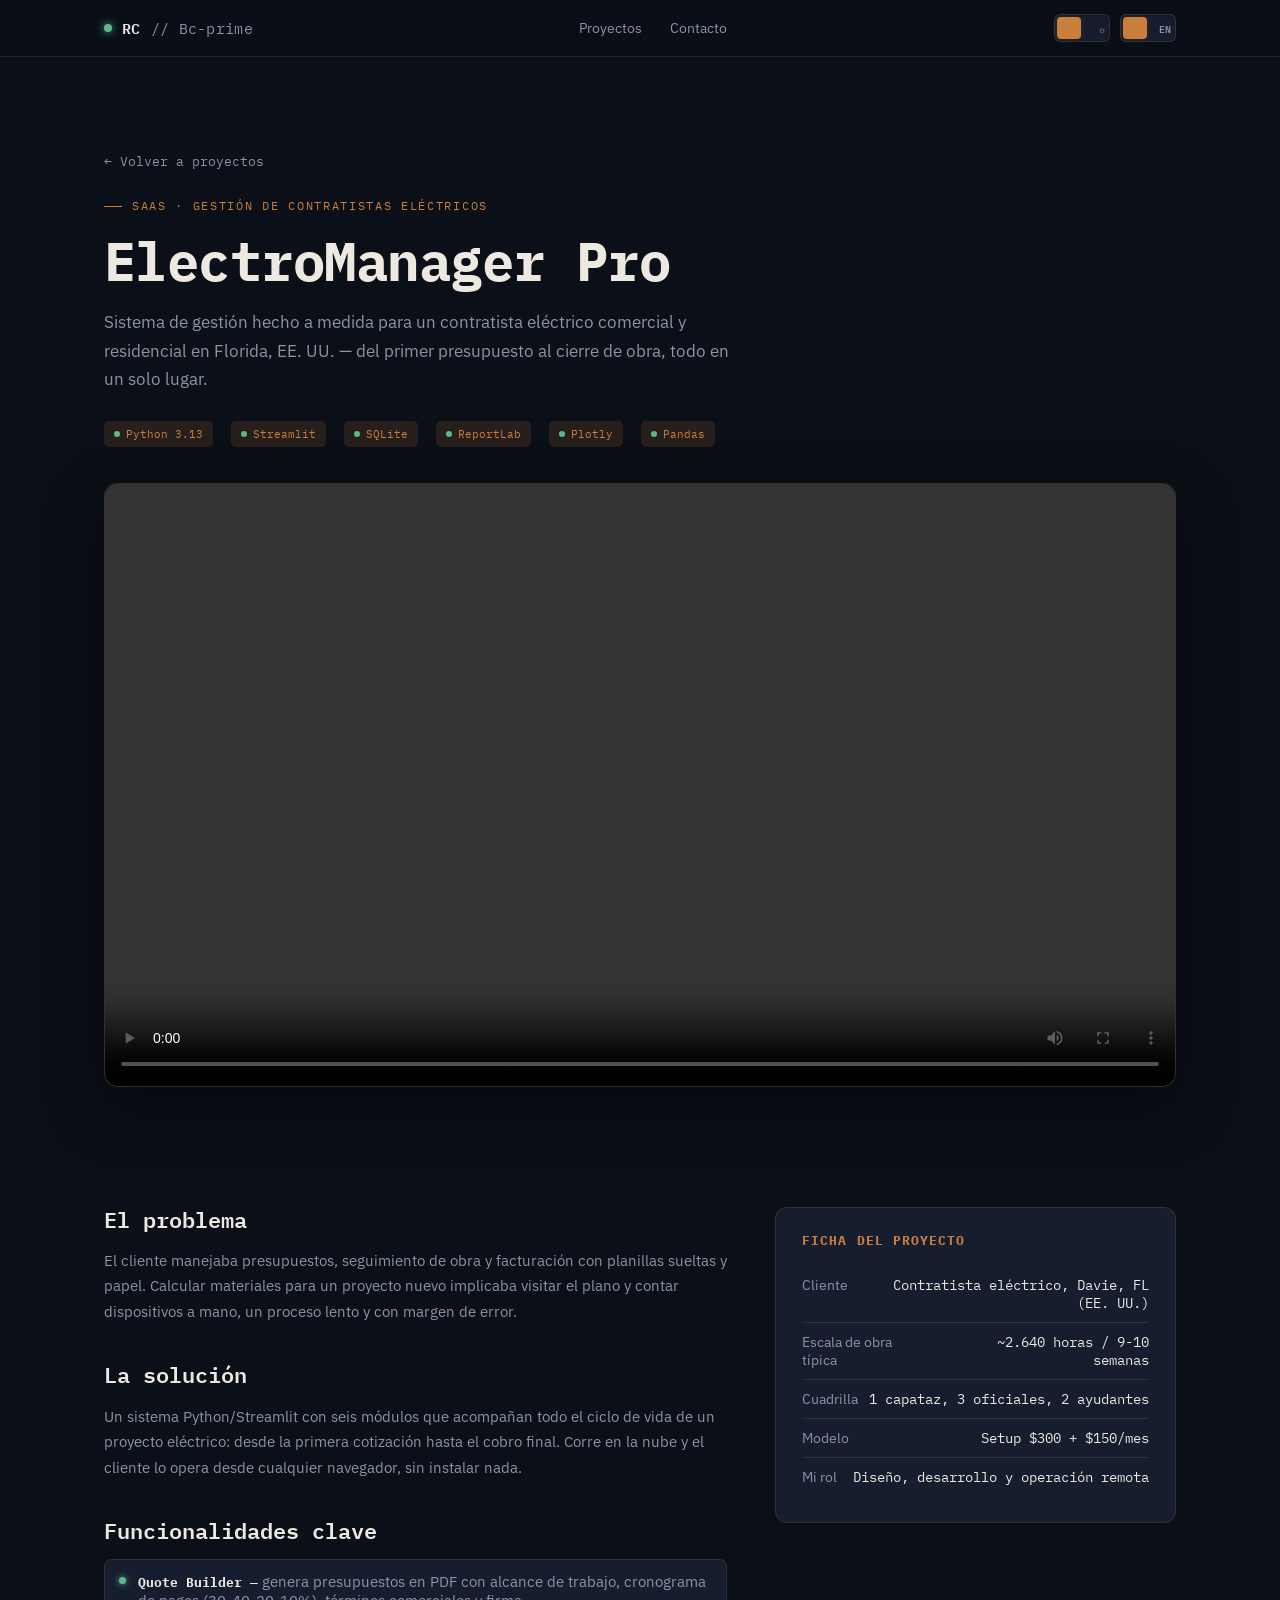
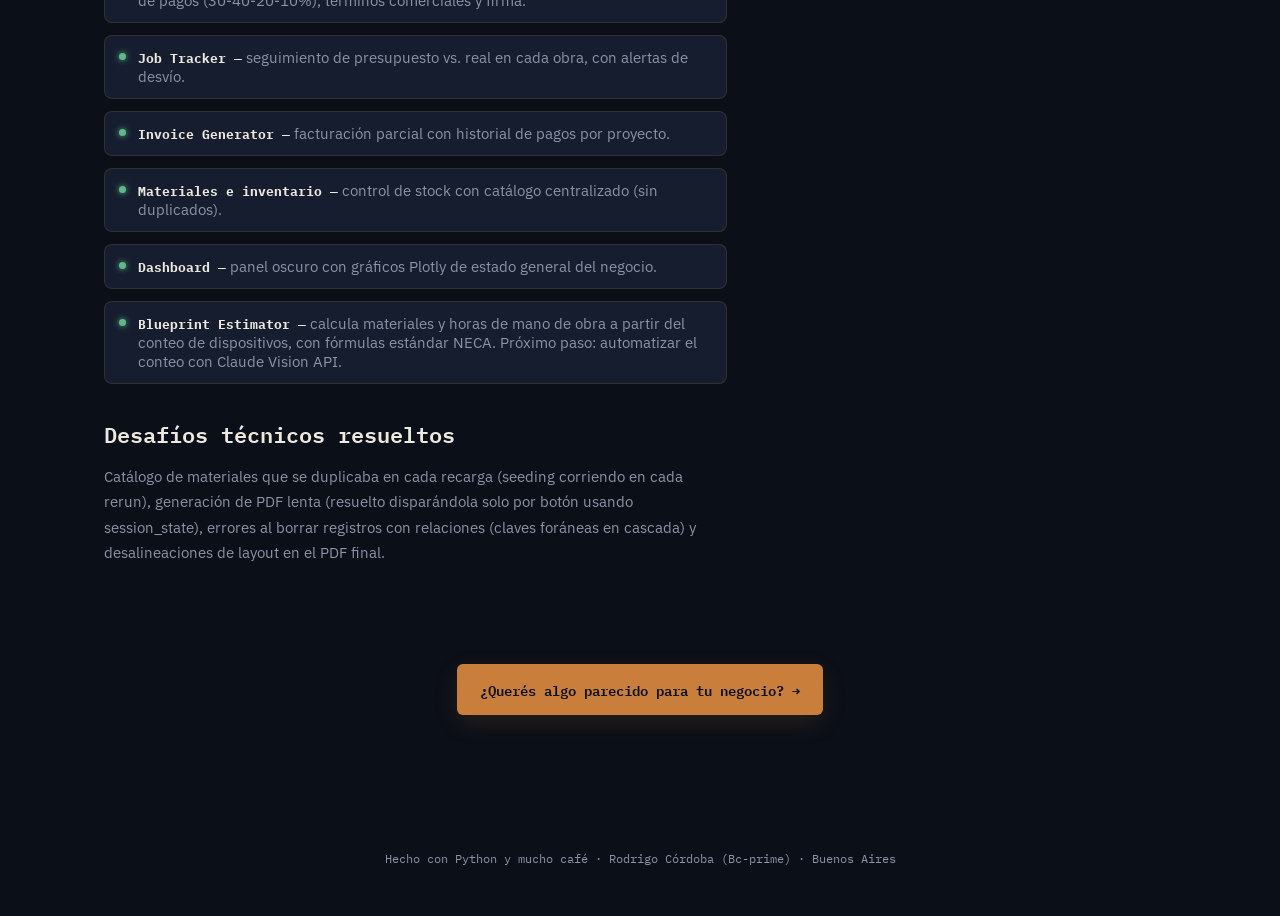
<file: projects/electromanager-pro.html>
<!DOCTYPE html>
<html lang="es" data-theme="dark">
<head>
<meta charset="UTF-8">
<meta name="viewport" content="width=device-width, initial-scale=1.0">
<title>ElectroManager Pro — Rodrigo Córdoba (Bc-prime)</title>
<link rel="preconnect" href="https://fonts.googleapis.com">
<link rel="preconnect" href="https://fonts.gstatic.com" crossorigin>
<link href="https://fonts.googleapis.com/css2?family=IBM+Plex+Mono:wght@400;500;600;700&family=IBM+Plex+Sans:wght@400;500;600;700&display=swap" rel="stylesheet">
<link rel="stylesheet" href="../assets/styles.css">
</head>
<body>

<header class="topbar">
  <div class="topbar-inner">
    <a href="../index.html" class="brand"><span class="dot"></span>RC <span style="color:var(--text-dim); font-weight:400;">// Bc-prime</span></a>
    <nav class="links">
      <a href="../index.html#projects" data-i18n="nav.projects">Proyectos</a>
      <a href="../index.html#contact" data-i18n="nav.contact">Contacto</a>
    </nav>
    <div class="controls">
      <button class="switch mono" id="theme-switch" data-state="left" aria-label="Cambiar tema claro/oscuro"><span>☾</span><span>☼</span><span class="knob"></span></button>
      <button class="switch mono" id="lang-switch" data-state="left" aria-label="Cambiar idioma"><span>ES</span><span>EN</span><span class="knob"></span></button>
    </div>
  </div>
</header>

<main class="wrap">
  <section class="project-hero">
    <a href="../index.html#projects" class="back-link">← <span data-i18n="back">Volver a proyectos</span></a>
    <p class="eyebrow" data-i18n="eyebrow">SAAS · GESTIÓN DE CONTRATISTAS ELÉCTRICOS</p>
    <h1 data-i18n="title">ElectroManager Pro</h1>
    <p class="tagline" data-i18n="tagline">Sistema de gestión hecho a medida para un contratista eléctrico comercial y residencial en Florida, EE. UU. — del primer presupuesto al cierre de obra, todo en un solo lugar.</p>
    <div class="project-meta">
      <span class="tag"><span class="led"></span>Python 3.13</span>
      <span class="tag"><span class="led"></span>Streamlit</span>
      <span class="tag"><span class="led"></span>SQLite</span>
      <span class="tag"><span class="led"></span>ReportLab</span>
      <span class="tag"><span class="led"></span>Plotly</span>
      <span class="tag"><span class="led"></span>Pandas</span>
    </div>

    <!-- ================= MEDIA STAGE =================
         Modo actual: VIDEO. Para reemplazar el demo:
         1) Subí tu archivo (ej: electromanager-demo.mp4) a esta misma carpeta "projects/".
         2) Cambiá el src del <source> de abajo por el nombre de tu archivo.
         3) Borrá el <div class="video-placeholder"> si ya tenés video real.

         ¿Preferís mostrar capturas en vez de video? Reemplazá todo el bloque
         <div class="video-frame">...</div> por el bloque de carrusel que dejamos
         comentado más abajo (buscá "CARRUSEL ALTERNATIVO").
    -->
    <div class="media-stage">
      <div class="video-frame">
        <video controls poster="">
          <source src="EPM.mp4" type="video/mp4">
        </video>
      </div>
    </div>
    <!-- CARRUSEL ALTERNATIVO (descomentar y borrar el video-frame de arriba si usás capturas)
    <div class="media-stage">
      <div class="carousel">
        <div class="carousel-track">
          <div class="carousel-slide"><img src="electromanager-01.jpg" alt="Dashboard"></div>
          <div class="carousel-slide"><img src="electromanager-02.jpg" alt="Quote Builder"></div>
          <div class="carousel-slide"><img src="electromanager-03.jpg" alt="Blueprint Estimator"></div>
        </div>
        <button class="carousel-btn prev">‹</button>
        <button class="carousel-btn next">›</button>
        <div class="carousel-dots"></div>
      </div>
    </div>
    -->
  </section>

  <div class="detail-grid">
    <div>
      <div class="detail-section">
        <h2 data-i18n="problem.title">El problema</h2>
        <p data-i18n="problem.p1">El cliente manejaba presupuestos, seguimiento de obra y facturación con planillas sueltas y papel. Calcular materiales para un proyecto nuevo implicaba visitar el plano y contar dispositivos a mano, un proceso lento y con margen de error.</p>
      </div>

      <div class="detail-section">
        <h2 data-i18n="solution.title">La solución</h2>
        <p data-i18n="solution.p1">Un sistema Python/Streamlit con seis módulos que acompañan todo el ciclo de vida de un proyecto eléctrico: desde la primera cotización hasta el cobro final. Corre en la nube y el cliente lo opera desde cualquier navegador, sin instalar nada.</p>
      </div>

      <div class="detail-section">
        <h2 data-i18n="features.title">Funcionalidades clave</h2>
        <ul class="feature-list">
          <li><span class="led"></span><span><b data-i18n="f1.b">Quote Builder —</b> <span data-i18n="f1.t">genera presupuestos en PDF con alcance de trabajo, cronograma de pagos (30-40-20-10%), términos comerciales y firma.</span></span></li>
          <li><span class="led"></span><span><b data-i18n="f2.b">Job Tracker —</b> <span data-i18n="f2.t">seguimiento de presupuesto vs. real en cada obra, con alertas de desvío.</span></span></li>
          <li><span class="led"></span><span><b data-i18n="f3.b">Invoice Generator —</b> <span data-i18n="f3.t">facturación parcial con historial de pagos por proyecto.</span></span></li>
          <li><span class="led"></span><span><b data-i18n="f4.b">Materiales e inventario —</b> <span data-i18n="f4.t">control de stock con catálogo centralizado (sin duplicados).</span></span></li>
          <li><span class="led"></span><span><b data-i18n="f5.b">Dashboard —</b> <span data-i18n="f5.t">panel oscuro con gráficos Plotly de estado general del negocio.</span></span></li>
          <li><span class="led"></span><span><b data-i18n="f6.b">Blueprint Estimator —</b> <span data-i18n="f6.t">calcula materiales y horas de mano de obra a partir del conteo de dispositivos, con fórmulas estándar NECA. Próximo paso: automatizar el conteo con Claude Vision API.</span></span></li>
        </ul>
      </div>

      <div class="detail-section">
        <h2 data-i18n="challenges.title">Desafíos técnicos resueltos</h2>
        <p data-i18n="challenges.p1">Catálogo de materiales que se duplicaba en cada recarga (seeding corriendo en cada rerun), generación de PDF lenta (resuelto disparándola solo por botón usando session_state), errores al borrar registros con relaciones (claves foráneas en cascada) y desalineaciones de layout en el PDF final.</p>
      </div>
    </div>

    <aside class="side-panel">
      <h3 data-i18n="side.title">Ficha del proyecto</h3>
      <div class="side-row"><span data-i18n="side.client">Cliente</span><span data-i18n="side.client_v">Contratista eléctrico, Davie, FL (EE. UU.)</span></div>
      <div class="side-row"><span data-i18n="side.scale">Escala de obra típica</span><span data-i18n="side.scale_v">~2.640 horas / 9-10 semanas</span></div>
      <div class="side-row"><span data-i18n="side.crew">Cuadrilla</span><span data-i18n="side.crew_v">1 capataz, 3 oficiales, 2 ayudantes</span></div>
      <div class="side-row"><span data-i18n="side.model">Modelo</span><span data-i18n="side.model_v">Setup $300 + $150/mes</span></div>
      <div class="side-row"><span data-i18n="side.role">Mi rol</span><span data-i18n="side.role_v">Diseño, desarrollo y operación remota</span></div>
    </aside>
  </div>

  <div style="margin:60px 0 100px; text-align:center;">
    <a href="../index.html#contact" class="btn btn-primary" data-i18n="cta">¿Querés algo parecido para tu negocio? →</a>
  </div>
</main>

<footer><span data-i18n="footer.text">Hecho con Python y mucho café · Rodrigo Córdoba (Bc-prime) · Buenos Aires</span></footer>

<script>
window.I18N = {
  es: {
    "nav.projects":"Proyectos","nav.contact":"Contacto","back":"Volver a proyectos",
    "eyebrow":"SAAS · GESTIÓN DE CONTRATISTAS ELÉCTRICOS","title":"ElectroManager Pro",
    "tagline":"Sistema de gestión hecho a medida para un contratista eléctrico comercial y residencial en Florida, EE. UU. — del primer presupuesto al cierre de obra, todo en un solo lugar.",
    "video.placeholder":"Video demo (60–90 seg) próximamente<br>Reemplazá este bloque por tu archivo .mp4",
    "problem.title":"El problema",
    "problem.p1":"El cliente manejaba presupuestos, seguimiento de obra y facturación con planillas sueltas y papel. Calcular materiales para un proyecto nuevo implicaba visitar el plano y contar dispositivos a mano, un proceso lento y con margen de error.",
    "solution.title":"La solución",
    "solution.p1":"Un sistema Python/Streamlit con seis módulos que acompañan todo el ciclo de vida de un proyecto eléctrico: desde la primera cotización hasta el cobro final. Corre en la nube y el cliente lo opera desde cualquier navegador, sin instalar nada.",
    "features.title":"Funcionalidades clave",
    "f1.b":"Quote Builder —","f1.t":"genera presupuestos en PDF con alcance de trabajo, cronograma de pagos (30-40-20-10%), términos comerciales y firma.",
    "f2.b":"Job Tracker —","f2.t":"seguimiento de presupuesto vs. real en cada obra, con alertas de desvío.",
    "f3.b":"Invoice Generator —","f3.t":"facturación parcial con historial de pagos por proyecto.",
    "f4.b":"Materiales e inventario —","f4.t":"control de stock con catálogo centralizado (sin duplicados).",
    "f5.b":"Dashboard —","f5.t":"panel oscuro con gráficos Plotly de estado general del negocio.",
    "f6.b":"Blueprint Estimator —","f6.t":"calcula materiales y horas de mano de obra a partir del conteo de dispositivos, con fórmulas estándar NECA. Próximo paso: automatizar el conteo con Claude Vision API.",
    "challenges.title":"Desafíos técnicos resueltos",
    "challenges.p1":"Catálogo de materiales que se duplicaba en cada recarga (seeding corriendo en cada rerun), generación de PDF lenta (resuelto disparándola solo por botón usando session_state), errores al borrar registros con relaciones (claves foráneas en cascada) y desalineaciones de layout en el PDF final.",
    "side.title":"Ficha del proyecto",
    "side.client":"Cliente","side.client_v":"Contratista eléctrico, Davie, FL (EE. UU.)",
    "side.scale":"Escala de obra típica","side.scale_v":"~2.640 horas / 9-10 semanas",
    "side.crew":"Cuadrilla","side.crew_v":"1 capataz, 3 oficiales, 2 ayudantes",
    "side.model":"Modelo","side.model_v":"Setup $300 + $150/mes",
    "side.role":"Mi rol","side.role_v":"Diseño, desarrollo y operación remota",
    "cta":"¿Querés algo parecido para tu negocio? →",
    "footer.text":"Hecho con Python y mucho café · Rodrigo Córdoba (Bc-prime) · Buenos Aires"
  },
  en: {
    "nav.projects":"Projects","nav.contact":"Contact","back":"Back to projects",
    "eyebrow":"SAAS · ELECTRICAL CONTRACTOR MANAGEMENT","title":"ElectroManager Pro",
    "tagline":"A custom management system for a commercial and residential electrical contractor in Florida, USA — from the first estimate to closing the job, all in one place.",
    "video.placeholder":"Demo video (60–90 sec) coming soon<br>Replace this block with your .mp4 file",
    "problem.title":"The problem",
    "problem.p1":"The client managed estimates, job tracking and invoicing with loose spreadsheets and paper. Calculating materials for a new project meant visiting the blueprint and counting devices by hand — slow and error-prone.",
    "solution.title":"The solution",
    "solution.p1":"A Python/Streamlit system with six modules covering the whole lifecycle of an electrical project: from the first quote to the final payment. It runs in the cloud, so the client operates it from any browser, no install needed.",
    "features.title":"Key features",
    "f1.b":"Quote Builder —","f1.t":"generates PDF estimates with scope of work, payment schedule (30-40-20-10%), commercial terms and signature line.",
    "f2.b":"Job Tracker —","f2.t":"budget vs. actual tracking on every job, with variance alerts.",
    "f3.b":"Invoice Generator —","f3.t":"partial billing with a full payment history per project.",
    "f4.b":"Materials & inventory —","f4.t":"stock control with a centralized, de-duplicated catalog.",
    "f5.b":"Dashboard —","f5.t":"dark-theme panel with Plotly charts of overall business health.",
    "f6.b":"Blueprint Estimator —","f6.t":"calculates materials and labor hours from device counts, using NECA-standard formulas. Next step: automating the count with the Claude Vision API.",
    "challenges.title":"Technical challenges solved",
    "challenges.p1":"A materials catalog that duplicated on every reload (seeding running on every rerun), slow PDF generation (fixed by triggering it only on button click via session_state), cascading delete errors on related records (foreign keys), and PDF layout misalignment.",
    "side.title":"Project snapshot",
    "side.client":"Client","side.client_v":"Electrical contractor, Davie, FL (USA)",
    "side.scale":"Typical job scale","side.scale_v":"~2,640 man-hours / 9-10 weeks",
    "side.crew":"Crew","side.crew_v":"1 foreman, 3 journeymen, 2 helpers",
    "side.model":"Business model","side.model_v":"$300 setup + $150/mo",
    "side.role":"My role","side.role_v":"Design, development & remote operation",
    "cta":"Want something like this for your business? →",
    "footer.text":"Made with Python and a lot of coffee · Rodrigo Córdoba (Bc-prime) · Buenos Aires"
  }
};
</script>
<script src="../assets/app.js"></script>
</body>
</html>
</file>
<file: assets/styles.css>
:root{
  --radius: 10px;
  --maxw: 1120px;
}
html[data-theme="dark"]{
  --bg: #0b0f17;
  --bg-elevated: #121826;
  --panel: #161d2e;
  --panel-border: rgba(201,127,59,0.18);
  --text: #ede9e0;
  --text-dim: #8b93a7;
  --accent: #c97f3b;
  --accent-soft: rgba(201,127,59,0.14);
  --accent-2: #5fb88a;
  --line: rgba(201,127,59,0.28);
  --shadow: 0 20px 60px rgba(0,0,0,0.45);
}
html[data-theme="light"]{
  --bg: #f5efe2;
  --bg-elevated: #ffffff;
  --panel: #fbf7ee;
  --panel-border: rgba(181,101,42,0.2);
  --text: #1b1710;
  --text-dim: #6b6154;
  --accent: #b5652a;
  --accent-soft: rgba(181,101,42,0.12);
  --accent-2: #2f8f62;
  --line: rgba(181,101,42,0.28);
  --shadow: 0 20px 50px rgba(90,60,20,0.12);
}
*{box-sizing:border-box;}
html{scroll-behavior:smooth;}
body{
  margin:0;
  background:var(--bg);
  color:var(--text);
  font-family:'IBM Plex Sans', system-ui, sans-serif;
  -webkit-font-smoothing:antialiased;
  transition:background .3s ease, color .3s ease;
}
.mono{font-family:'IBM Plex Mono', monospace;}
a{color:inherit;}
img,svg{display:block;max-width:100%;}
.wrap{max-width:var(--maxw); margin:0 auto; padding:0 24px;}

/* ---------- Top bar ---------- */
header.topbar{
  position:fixed; top:0; left:0; right:0; z-index:50;
  background:color-mix(in srgb, var(--bg) 88%, transparent);
  backdrop-filter:blur(10px);
  border-bottom:1px solid var(--panel-border);
}
.topbar-inner{
  max-width:var(--maxw); margin:0 auto; padding:14px 24px;
  display:flex; align-items:center; justify-content:space-between; gap:16px;
}
.brand{display:flex; align-items:center; gap:10px; font-family:'IBM Plex Mono',monospace; font-weight:600; font-size:15px; letter-spacing:.02em; text-decoration:none;}
.brand .dot{width:8px;height:8px;border-radius:50%;background:var(--accent-2); box-shadow:0 0 8px var(--accent-2);}
nav.links{display:flex; gap:28px; font-size:14px;}
nav.links a{text-decoration:none; color:var(--text-dim); transition:color .2s;}
nav.links a:hover{color:var(--accent);}
.controls{display:flex; align-items:center; gap:10px;}

/* breaker-style switches */
.switch{
  position:relative; width:56px; height:28px; border-radius:6px;
  background:var(--panel); border:1px solid var(--panel-border);
  cursor:pointer; display:flex; align-items:center; padding:0 4px;
  font-family:'IBM Plex Mono',monospace; font-size:10px; font-weight:600;
  justify-content:space-between; color:var(--text-dim);
  box-shadow: inset 0 1px 2px rgba(0,0,0,0.15);
}
.switch:focus-visible{outline:2px solid var(--accent); outline-offset:2px;}
.switch .knob{
  position:absolute; top:2px; bottom:2px; width:24px; border-radius:4px;
  background:var(--accent); transition:left .2s ease;
  box-shadow:0 0 6px var(--accent-soft);
}
.switch[data-state="left"] .knob{left:2px;}
.switch[data-state="right"] .knob{left:28px;}
.switch span{position:relative; z-index:1; pointer-events:none;}
.switch[data-state="left"] span:first-child,
.switch[data-state="right"] span:last-child{color:var(--bg); font-weight:700;}

/* ---------- Layout helpers ---------- */
section{padding:110px 0 70px;}
.eyebrow{
  font-family:'IBM Plex Mono',monospace; font-size:12px; letter-spacing:.14em;
  color:var(--accent); text-transform:uppercase; margin:0 0 14px;
  display:flex; align-items:center; gap:10px;
}
.eyebrow::before{content:''; width:18px; height:1px; background:var(--accent);}
h1,h2,h3{font-family:'IBM Plex Mono',monospace; line-height:1.15; margin:0;}
h1{font-size:clamp(32px,5vw,54px); font-weight:700; letter-spacing:-0.01em;}
h2{font-size:clamp(26px,3.4vw,36px); font-weight:600;}
p{line-height:1.7; color:var(--text-dim); margin:0;}

.divider{
  max-width:var(--maxw); margin:0 auto; padding:0 24px;
  display:flex; align-items:center; gap:10px;
}
.divider::before, .divider::after{content:''; flex:1; height:1px; background:var(--line);}
.divider .joint{width:6px; height:6px; border-radius:50%; background:var(--accent); box-shadow:0 0 6px var(--accent-soft);}

.btn{
  font-family:'IBM Plex Mono',monospace; font-size:14px; font-weight:600;
  padding:13px 22px; border-radius:6px; text-decoration:none; cursor:pointer;
  display:inline-flex; align-items:center; gap:8px; border:1px solid transparent;
  transition:transform .15s ease, box-shadow .15s ease;
}
.btn:hover{transform:translateY(-2px);}
.btn-primary{background:var(--accent); color:var(--bg); box-shadow:0 8px 24px var(--accent-soft);}
.btn-ghost{background:transparent; border-color:var(--panel-border); color:var(--text);}

.tag{
  display:inline-flex; align-items:center; gap:6px; font-family:'IBM Plex Mono',monospace;
  font-size:11px; padding:6px 10px; border-radius:5px; background:var(--accent-soft); color:var(--accent);
  margin-right:8px; margin-top:8px;
}
.tag .led{width:6px;height:6px;border-radius:50%;background:var(--accent-2);}
.chip{font-family:'IBM Plex Mono',monospace; font-size:10.5px; color:var(--text-dim); border:1px solid var(--panel-border); padding:4px 8px; border-radius:4px;}
.chips{display:flex; flex-wrap:wrap; gap:6px;}

footer{padding:36px 0 50px; text-align:center; font-family:'IBM Plex Mono',monospace; font-size:12px; color:var(--text-dim);}

/* ---------- Circuit trace anim ---------- */
.trace-line{stroke:var(--accent); stroke-width:1.5; fill:none; stroke-dasharray:6 5;}
.trace-anim{animation:dash 3.2s linear infinite;}
@keyframes dash{to{stroke-dashoffset:-100;}}
.trace-node{fill:var(--accent);}
.trace-pulse{fill:var(--accent-2); filter:drop-shadow(0 0 4px var(--accent-2));}

/* ================= PROJECT DETAIL PAGES ================= */
.back-link{
  display:inline-flex; align-items:center; gap:8px; font-family:'IBM Plex Mono',monospace;
  font-size:13px; color:var(--text-dim); text-decoration:none; margin-bottom:26px;
  transition:color .2s;
}
.back-link:hover{color:var(--accent);}

.project-hero{padding-top:150px;}
.project-hero .tagline{max-width:640px; margin-top:16px; font-size:16.5px;}
.project-meta{display:flex; flex-wrap:wrap; gap:10px; margin-top:20px;}

/* --- Media stage: holds either a video or an image carousel --- */
.media-stage{
  margin-top:36px; border-radius:14px; overflow:hidden; border:1px solid var(--panel-border);
  background:var(--panel); box-shadow:var(--shadow);
}
.video-frame{
  position:relative; width:100%; aspect-ratio:16/9; background:var(--bg-elevated);
  display:flex; align-items:center; justify-content:center;
}
.video-frame video{width:100%; height:100%; object-fit:cover; display:block;}
.video-placeholder{
  display:flex; flex-direction:column; align-items:center; gap:14px;
  color:var(--text-dim); font-family:'IBM Plex Mono',monospace; font-size:13px; text-align:center; padding:24px;
}
.video-placeholder .play-icon{
  width:64px; height:64px; border-radius:50%; border:1.5px solid var(--accent);
  display:flex; align-items:center; justify-content:center; color:var(--accent);
}

.carousel{position:relative; width:100%; aspect-ratio:16/9; overflow:hidden; background:var(--bg-elevated);}
.carousel-track{display:flex; height:100%; transition:transform .35s ease;}
.carousel-slide{flex:0 0 100%; height:100%; display:flex; align-items:center; justify-content:center;}
.carousel-slide img{width:100%; height:100%; object-fit:cover;}
.carousel-btn{
  position:absolute; top:50%; transform:translateY(-50%); width:38px; height:38px; border-radius:50%;
  background:rgba(0,0,0,0.45); color:#fff; border:none; cursor:pointer; font-size:16px;
  display:flex; align-items:center; justify-content:center;
}
.carousel-btn.prev{left:14px;}
.carousel-btn.next{right:14px;}
.carousel-dots{position:absolute; bottom:12px; left:0; right:0; display:flex; justify-content:center; gap:6px;}
.carousel-dots span{width:6px; height:6px; border-radius:50%; background:rgba(255,255,255,0.4);}
.carousel-dots span.active{background:var(--accent);}

.detail-grid{display:grid; grid-template-columns:1.4fr .9fr; gap:48px; margin-top:50px; align-items:start;}
.detail-section{margin-bottom:38px;}
.detail-section h2{margin-bottom:16px; font-size:22px;}
.detail-section p{font-size:15px; margin-bottom:12px;}
.feature-list{list-style:none; margin:0; padding:0; display:flex; flex-direction:column; gap:12px;}
.feature-list li{
  display:flex; gap:12px; align-items:flex-start; font-size:14.5px; color:var(--text-dim);
  background:var(--panel); border:1px solid var(--panel-border); border-radius:8px; padding:12px 14px;
}
.feature-list li .led{margin-top:5px; width:7px; height:7px; border-radius:50%; background:var(--accent-2); box-shadow:0 0 6px var(--accent-2); flex-shrink:0;}
.feature-list li b{color:var(--text); font-family:'IBM Plex Mono',monospace; font-size:13px;}

.side-panel{background:var(--panel); border:1px solid var(--panel-border); border-radius:12px; padding:26px; position:sticky; top:100px;}
.side-panel h3{font-size:13px; text-transform:uppercase; letter-spacing:.08em; color:var(--accent); margin-bottom:18px;}
.side-row{display:flex; justify-content:space-between; gap:10px; padding:10px 0; border-bottom:1px solid var(--panel-border); font-size:13.5px;}
.side-row:last-child{border-bottom:none;}
.side-row span:first-child{color:var(--text-dim);}
.side-row span:last-child{font-family:'IBM Plex Mono',monospace; text-align:right;}

@media (prefers-reduced-motion: reduce){
  .trace-anim{animation:none;}
  *{transition:none !important;}
}

@media (max-width: 880px){
  nav.links{display:none;}
  .detail-grid{grid-template-columns:1fr;}
  .side-panel{position:static;}
  .project-hero{padding-top:130px;}
}
</file>
